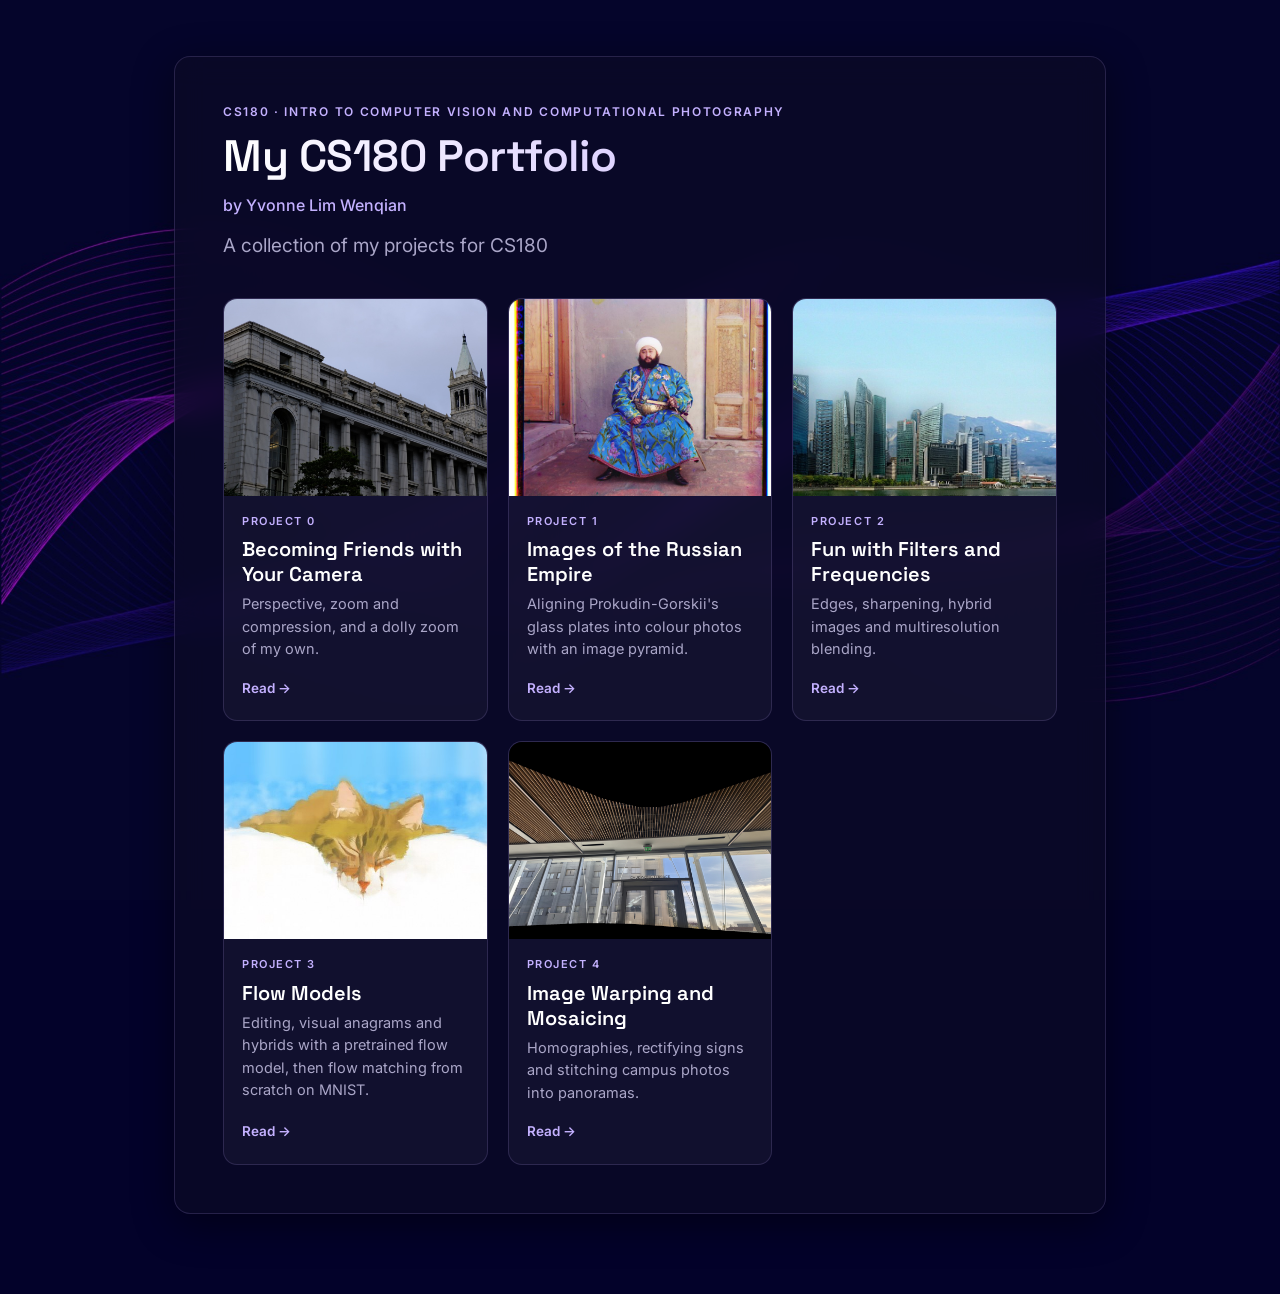
<file: index.html>
<!DOCTYPE html>
<html lang="en">
<head>
<meta charset="utf-8">
<meta name="viewport" content="width=device-width, initial-scale=1">
<title>CS180 Portfolio</title>
<link rel="preconnect" href="https://fonts.googleapis.com">
<link rel="preconnect" href="https://fonts.gstatic.com" crossorigin>
<link href="https://fonts.googleapis.com/css2?family=Inter:wght@400;500;600;700&family=Space+Grotesk:wght@500;600;700&family=JetBrains+Mono:wght@400;500&display=swap" rel="stylesheet">
<link rel="stylesheet" href="assets/blog.css">
<style>
  .home { max-width: 980px; margin: 0 auto; padding: 56px 24px 80px; }
  .home main { padding: 44px 48px 48px; }
  @media (max-width: 700px) { .home { padding: 16px 10px 40px; } .home main { padding: 28px 18px 32px; } }
  .home header.hero { margin: 0 0 36px; }
  .home .dek { max-width: 620px; }
  .byline { margin: -4px 0 10px; font-size: 16px; font-weight: 500; color: var(--accent); }
  .projects { display: grid; grid-template-columns: repeat(3, minmax(0, 1fr)); gap: 20px; }
  @media (max-width: 860px) { .projects { grid-template-columns: repeat(2, minmax(0, 1fr)); } }
  @media (max-width: 560px) { .projects { grid-template-columns: 1fr; } }
  a.card {
    display: flex; flex-direction: column; text-decoration: none; color: var(--ink);
    background: rgba(255, 255, 255, .04); border: 1px solid var(--line); border-radius: 14px;
    overflow: hidden; transition: transform .18s ease, border-color .18s ease, background .18s ease;
  }
  a.card:hover { transform: translateY(-4px); border-color: rgba(196, 177, 255, .55); background: rgba(143, 123, 255, .1); }
  a.card img {
    width: 100%; aspect-ratio: 4 / 3; object-fit: cover; border-radius: 0; box-shadow: none; cursor: pointer;
  }
  a.card img:hover { transform: none; }
  .card .body { padding: 16px 18px 20px; display: flex; flex-direction: column; gap: 6px; flex: 1; }
  .card .num { font-size: 11px; font-weight: 600; letter-spacing: .14em; text-transform: uppercase; color: var(--accent); }
  .card h2 {
    font-size: 20px; margin: 0; padding: 0; border: none; line-height: 1.25;
  }
  .card p { margin: 0; font-size: 14.5px; line-height: 1.55; color: var(--muted); }
  .card .go { margin-top: auto; padding-top: 10px; font-size: 13.5px; font-weight: 600; color: var(--accent); }
  a.card:hover .go { color: #fff; }
</style>
</head>
<body>
<div class="home">
<main>
  <header class="hero">
    <div class="kicker">CS180 · Intro to Computer Vision and Computational Photography</div>
    <h1>My CS180 Portfolio</h1>
    <p class="byline">by Yvonne Lim Wenqian</p>
    <p class="dek">A collection of my projects for CS180</p>
  </header>

  <div class="projects">
    <a class="card" href="0/index.html">
      <img src="0/images/results/arch-zoomed.jpg" alt="Building with the clock tower behind it">
      <div class="body">
        <span class="num">Project 0</span>
        <h2>Becoming Friends with Your Camera</h2>
        <p>Perspective, zoom and compression, and a dolly zoom of my own.</p>
        <span class="go">Read →</span>
      </div>
    </a>
    <a class="card" href="1/index.html">
      <img src="1/images/results/emir-edges.jpg" alt="Aligned colour photo of the Emir">
      <div class="body">
        <span class="num">Project 1</span>
        <h2>Images of the Russian Empire</h2>
        <p>Aligning Prokudin-Gorskii's glass plates into colour photos with an image pyramid.</p>
        <span class="go">Read →</span>
      </div>
    </a>
    <a class="card" href="2/index.html">
      <img src="2/images/results/bl_skyline.jpg" alt="Singapore skyline with the Rocky Mountains behind it" style="object-position: 70% center">
      <div class="body">
        <span class="num">Project 2</span>
        <h2>Fun with Filters and Frequencies</h2>
        <p>Edges, sharpening, hybrid images and multiresolution blending.</p>
        <span class="go">Read →</span>
      </div>
    </a>
    <a class="card" href="3/index.html">
      <img src="3/images/results/p33_cover_cat.jpg" alt="Sleeping cat that becomes a floating island with a castle when turned upside down">
      <div class="body">
        <span class="num">Project 3</span>
        <h2>Flow Models</h2>
        <p>Editing, visual anagrams and hybrids with a pretrained flow model, then flow matching from scratch on MNIST.</p>
        <span class="go">Read →</span>
      </div>
    </a>
    <a class="card" href="4/index.html">
      <img src="4/images/results/a4_terrace_blend.jpg" alt="Five photo panorama of Chuk Wong Terrace">
      <div class="body">
        <span class="num">Project 4</span>
        <h2>Image Warping and Mosaicing</h2>
        <p>Homographies, rectifying signs and stitching campus photos into panoramas.</p>
        <span class="go">Read →</span>
      </div>
    </a>
  </div>
</main>
</div>
</body>
</html>
</file>
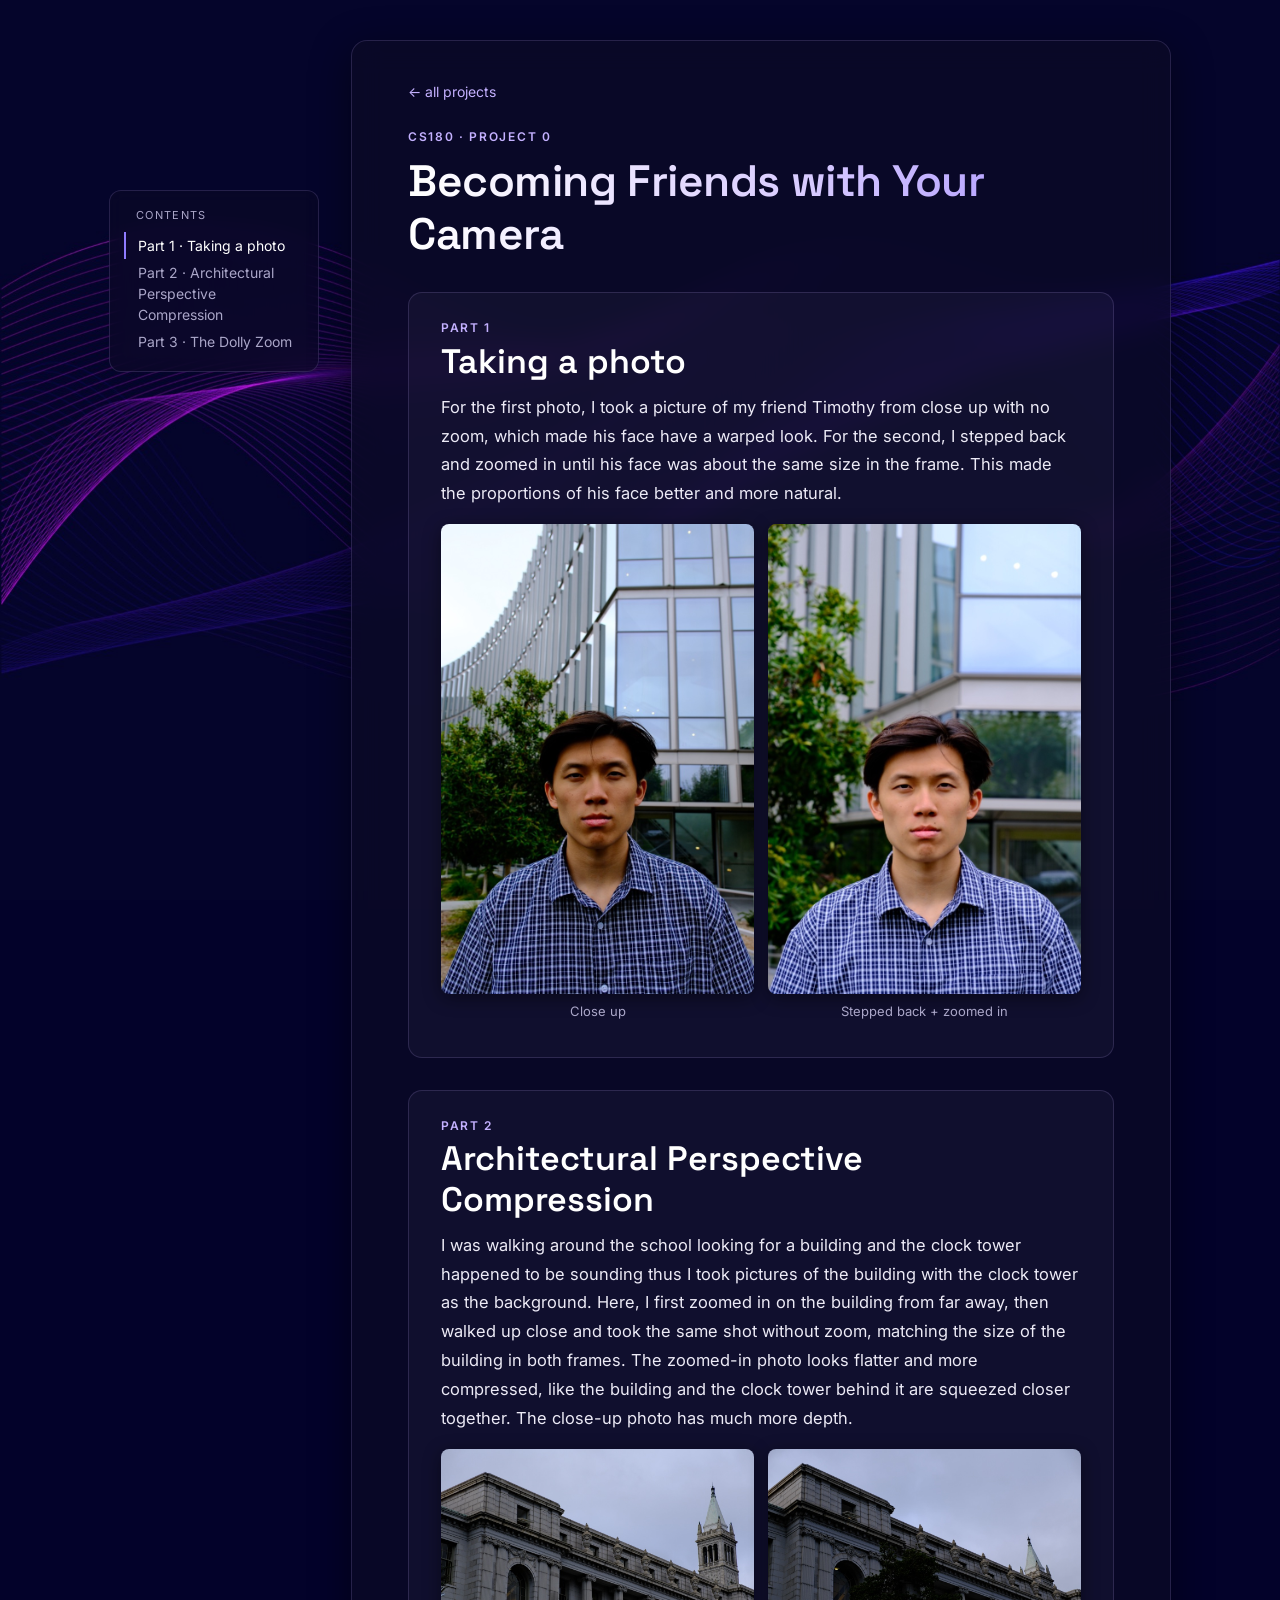
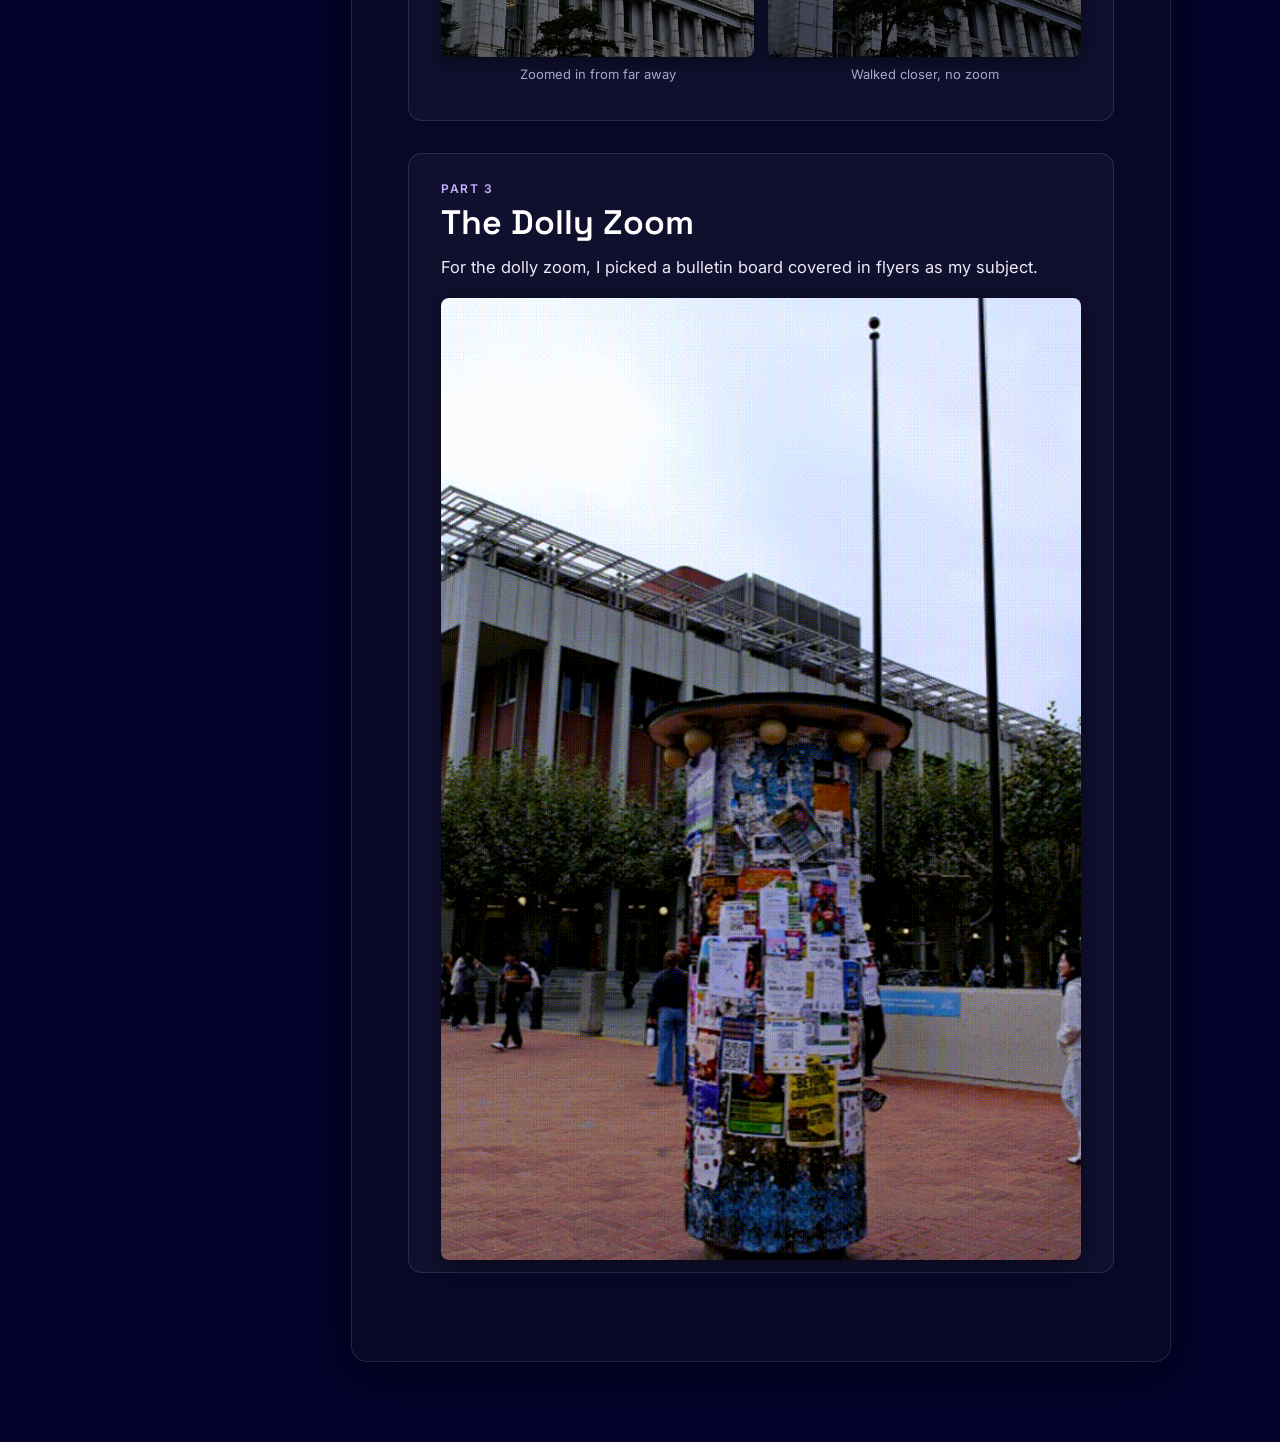
<file: 0/index.html>
<!DOCTYPE html>
<html lang="en">
<head>
<meta charset="utf-8">
<meta name="viewport" content="width=device-width, initial-scale=1">
<title>Becoming Friends with Your Camera</title>
<link rel="preconnect" href="https://fonts.googleapis.com">
<link rel="preconnect" href="https://fonts.gstatic.com" crossorigin>
<link href="https://fonts.googleapis.com/css2?family=Inter:wght@400;500;600;700&family=Space+Grotesk:wght@500;600;700&family=JetBrains+Mono:wght@400;500&display=swap" rel="stylesheet">
<link rel="stylesheet" href="../assets/blog.css">
</head>
<body>
<div class="layout">

<nav class="toc">
  <div class="label">Contents</div>
</nav>

<main>
<a class="back" href="../index.html">&larr; all projects</a>

<header class="hero">
  <div class="kicker">CS180 · Project 0</div>
  <h1>Becoming Friends with Your Camera</h1>
</header>
<section class="block">
<h2 id="part-1-taking-a-photo"><span class="num">Part 1</span>Taking a photo</h2>
    <p>For the first photo, I took a picture of my friend Timothy from close up with no zoom, which made his face have a warped look. For the second, I stepped back and zoomed in until his face was about the same size in the frame. This made the proportions of his face better and more natural.</p>
    <div class="grid">
        <div>
            <img src="images/results/selfie-close.jpg" alt="Close-up photo of Timothy">
            <div class="cap">Close up</div>
        </div>
        <div>
            <img src="images/results/selfie-far.jpg" alt="Stepped back, zoomed-in photo of Timothy">
            <div class="cap">Stepped back + zoomed in</div>
        </div>
    </div>
</section>

<section class="block">
<h2 id="part-2-architectural-perspective-compression"><span class="num">Part 2</span>Architectural Perspective Compression</h2>
    <p> I was walking around the school looking for a building and the clock tower happened to be sounding thus I took pictures of the building with the clock tower as the background. Here, I first zoomed in on the building from far away, then walked up close and took the same shot without zoom, matching the size of the building in both frames. The zoomed-in photo looks flatter and more compressed, like the building and the clock tower behind it are squeezed closer together. The close-up photo has much more depth.</p>
    <div class="grid">
        <div>
            <img src="images/results/arch-zoomed.jpg" alt="Zoomed in from far away">
            <div class="cap">Zoomed in from far away</div>
        </div>
        <div>
            <img src="images/results/arch-walked.jpg" alt="Walked closer, no zoom">
            <div class="cap">Walked closer, no zoom</div>
        </div>
    </div>
</section>

<section class="block">
<h2 id="part-3-the-dolly-zoom"><span class="num">Part 3</span>The Dolly Zoom</h2>
    <p>For the dolly zoom, I picked a bulletin board covered in flyers as my subject. </p>
    <img src="images/results/dolly-zoom.gif" alt="Dolly zoom animation">
</section>

</main>
</div>

<script src="../assets/blog.js"></script>
</body>
</html>
</file>
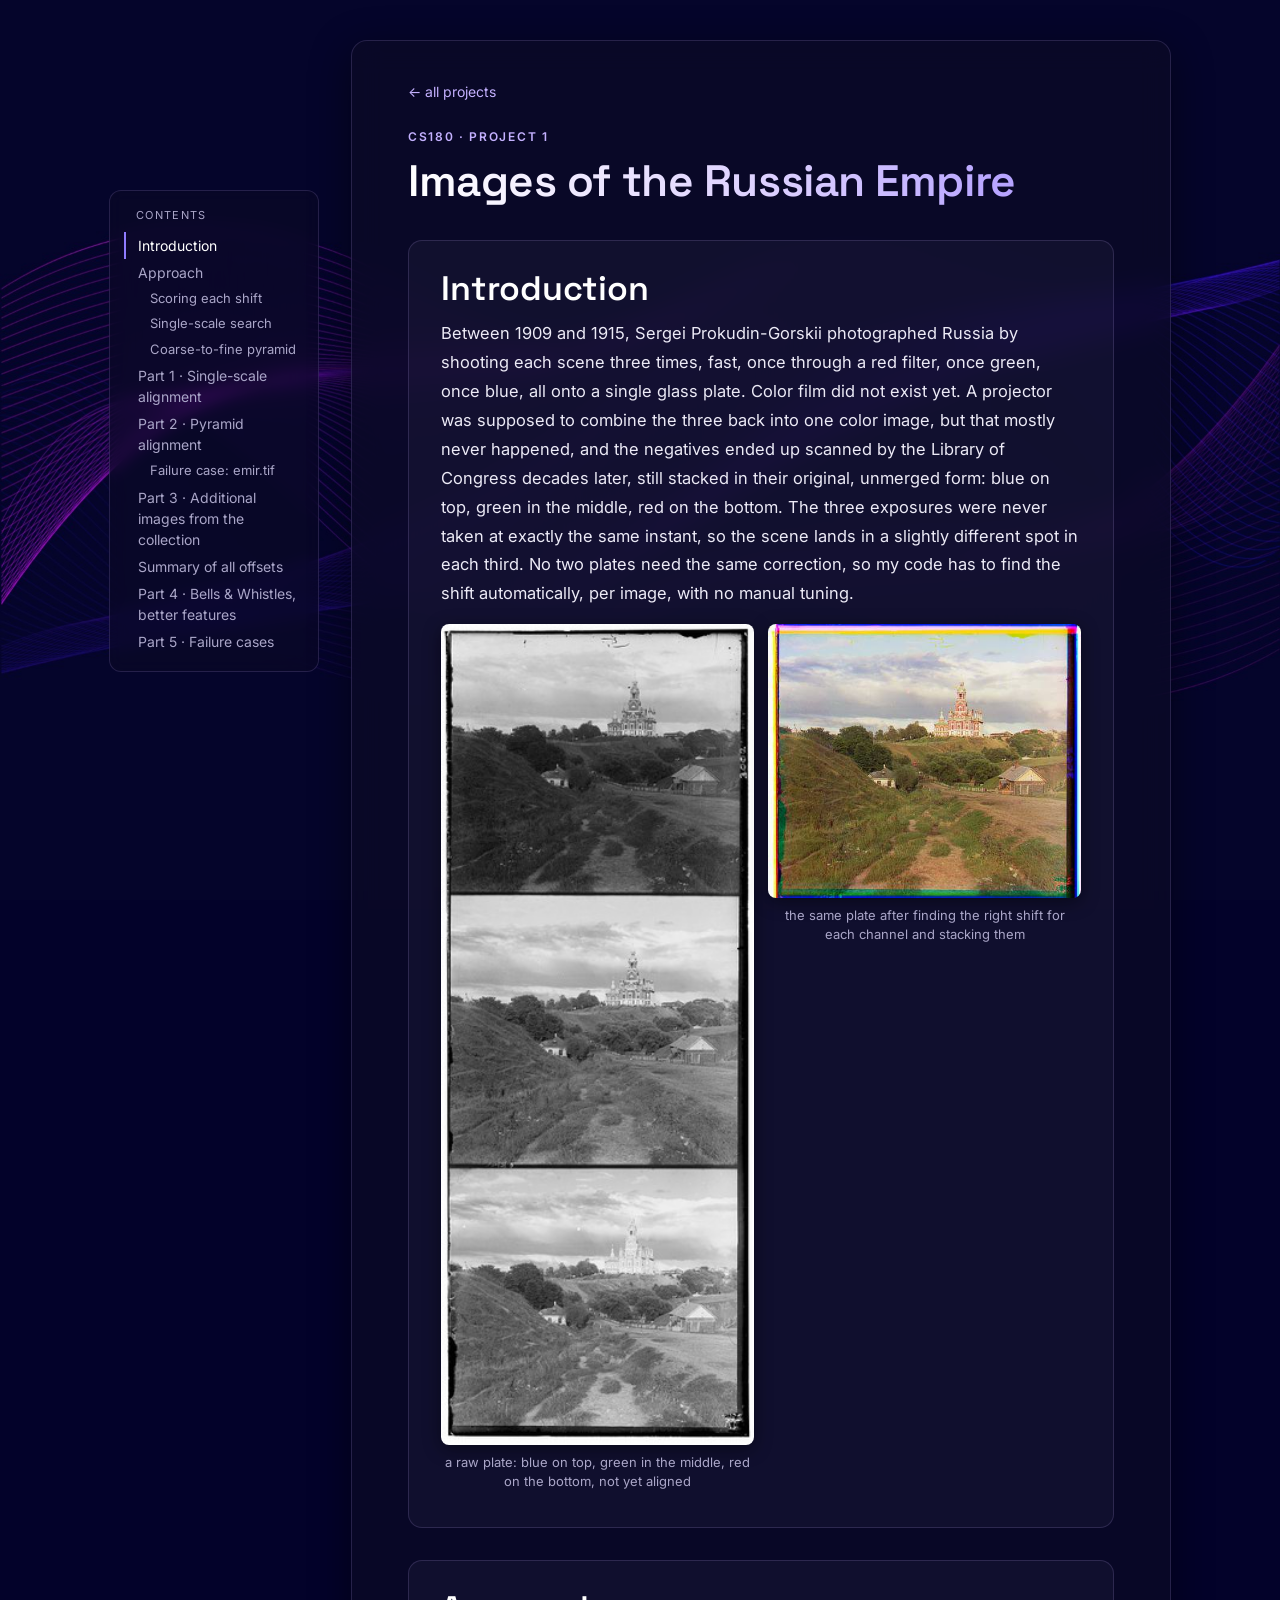
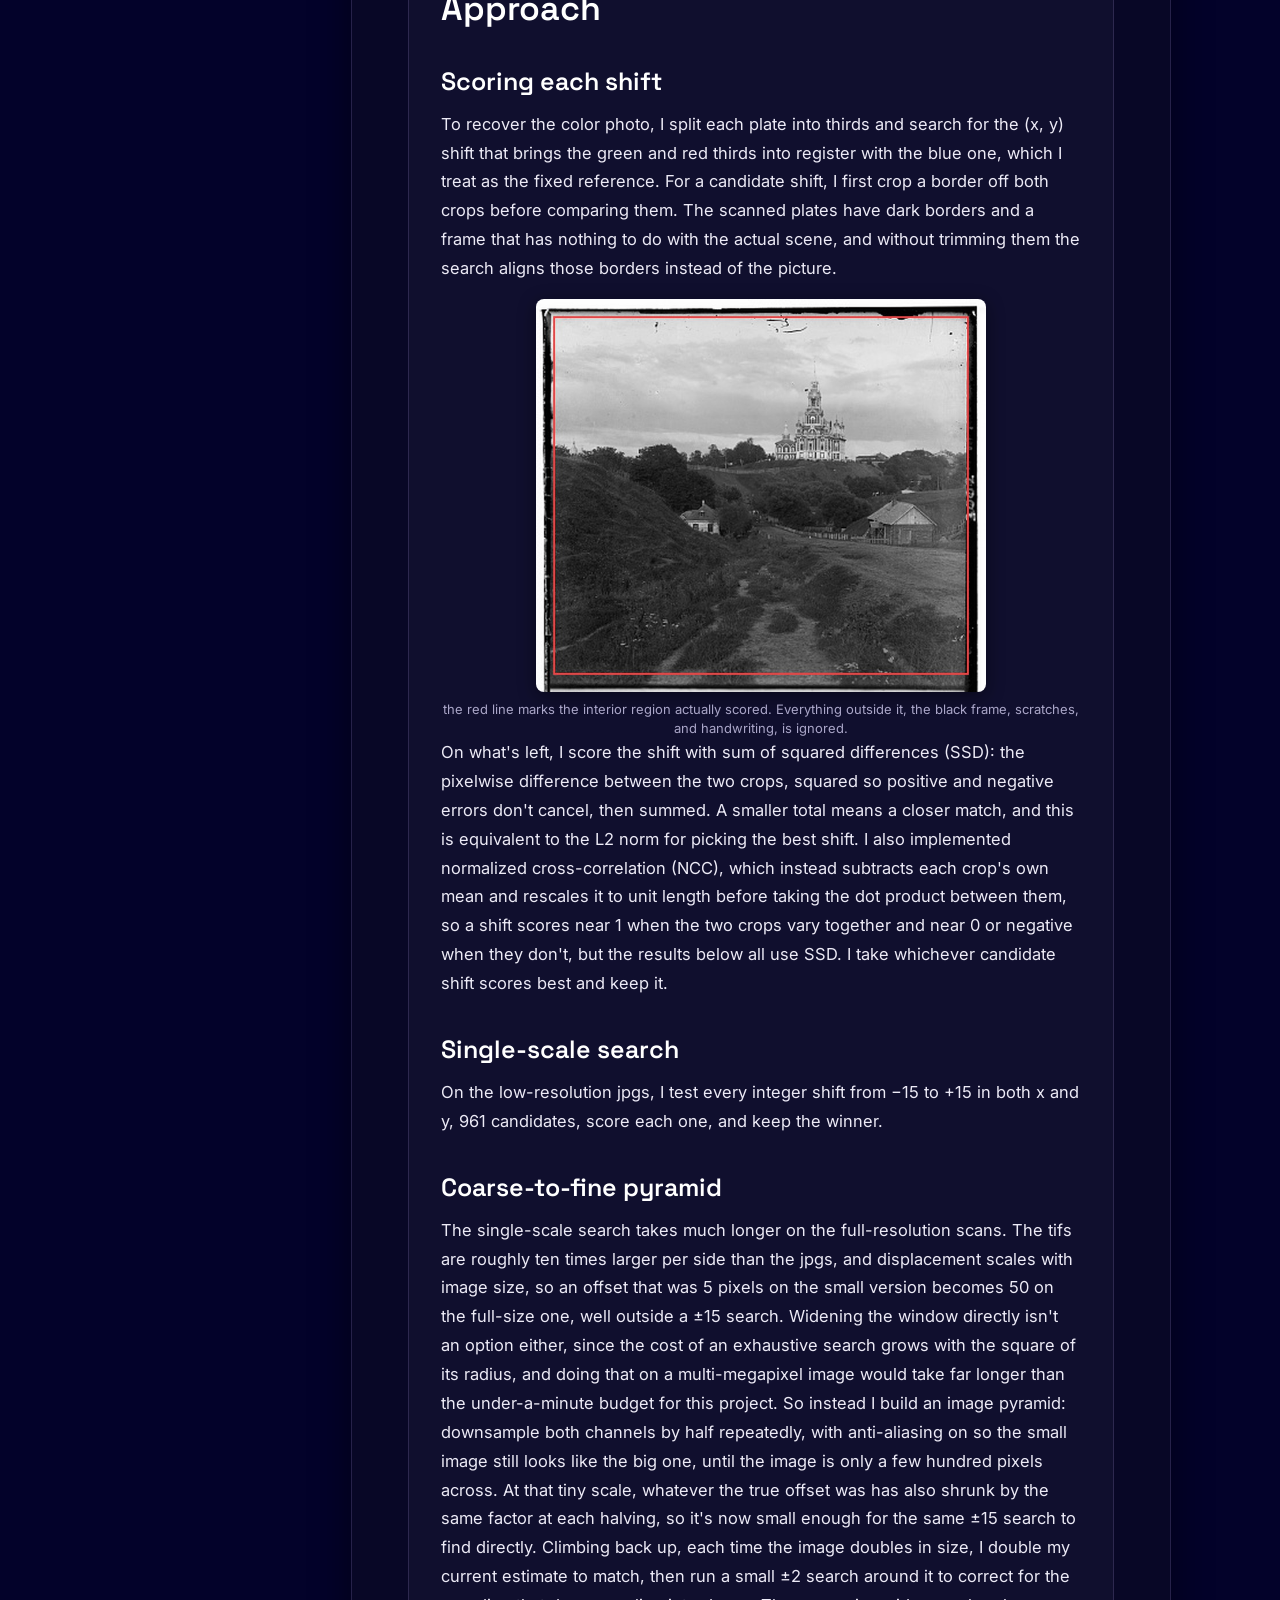
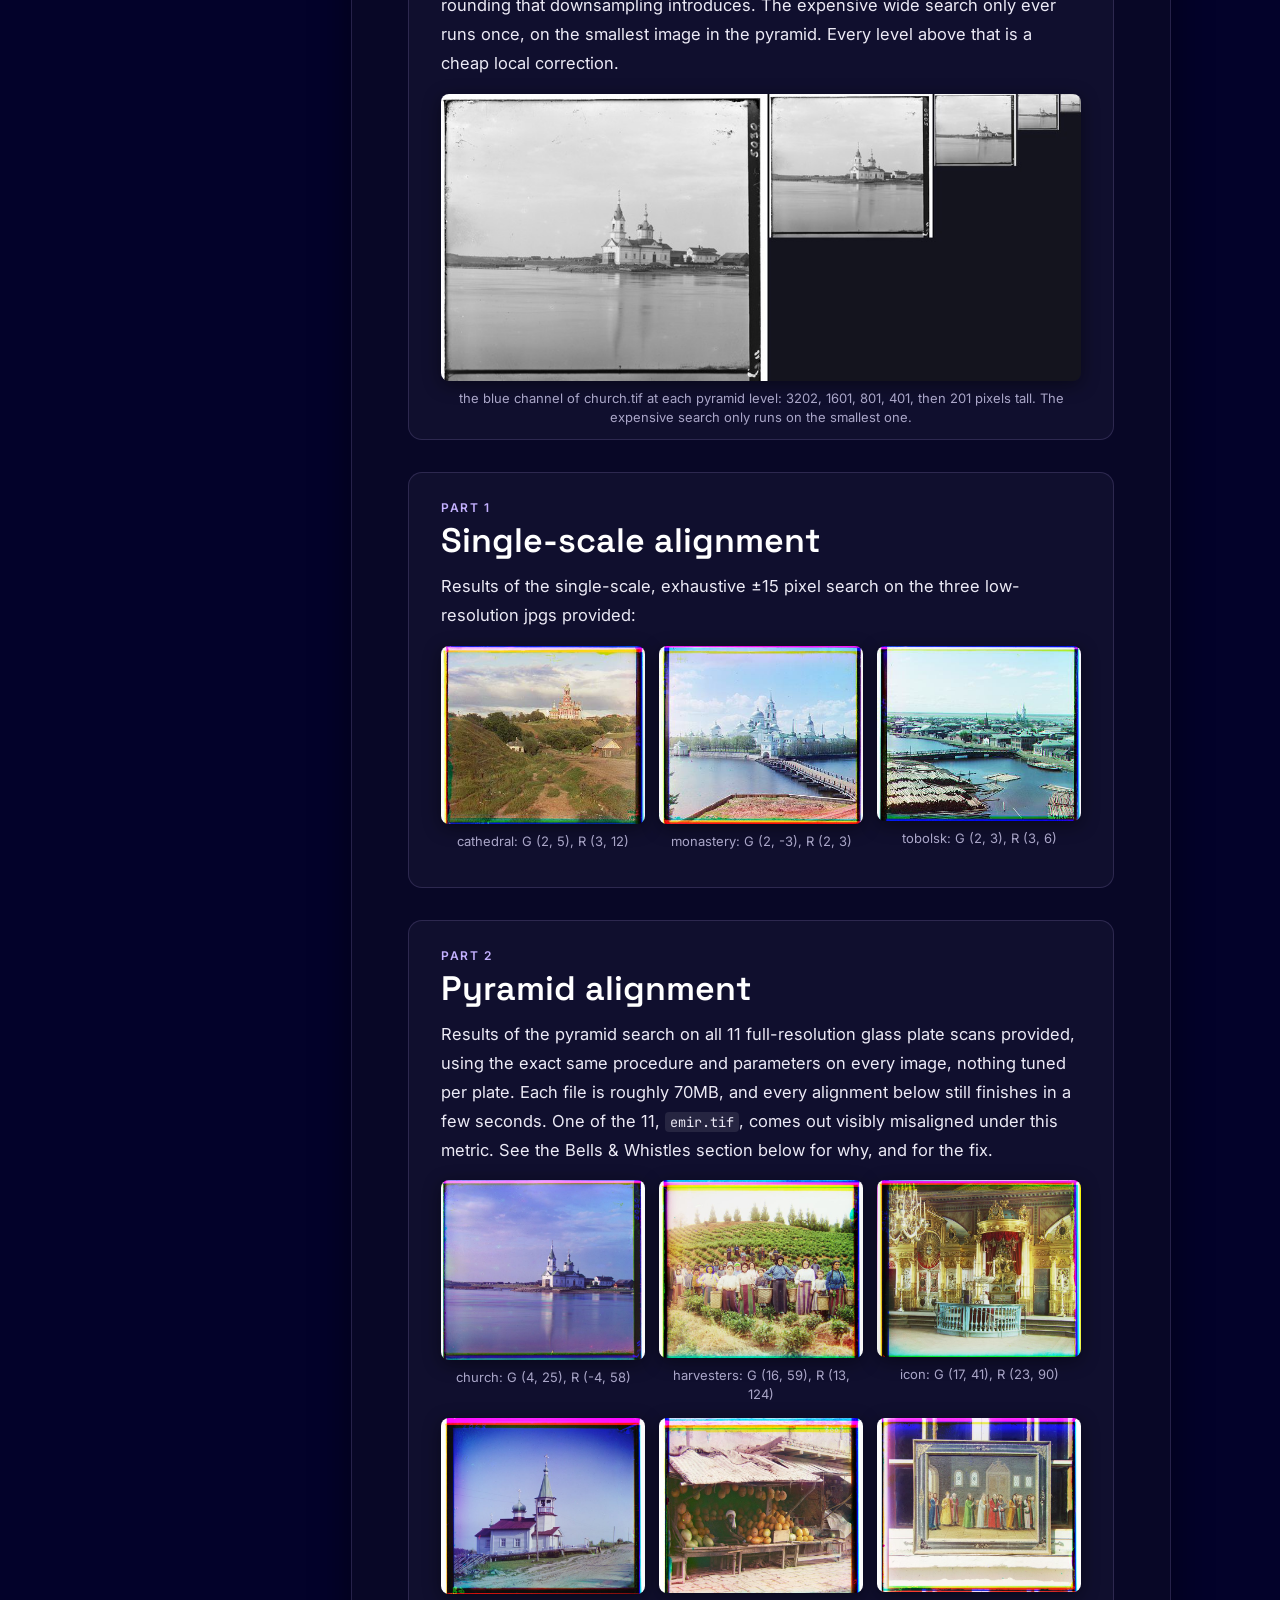
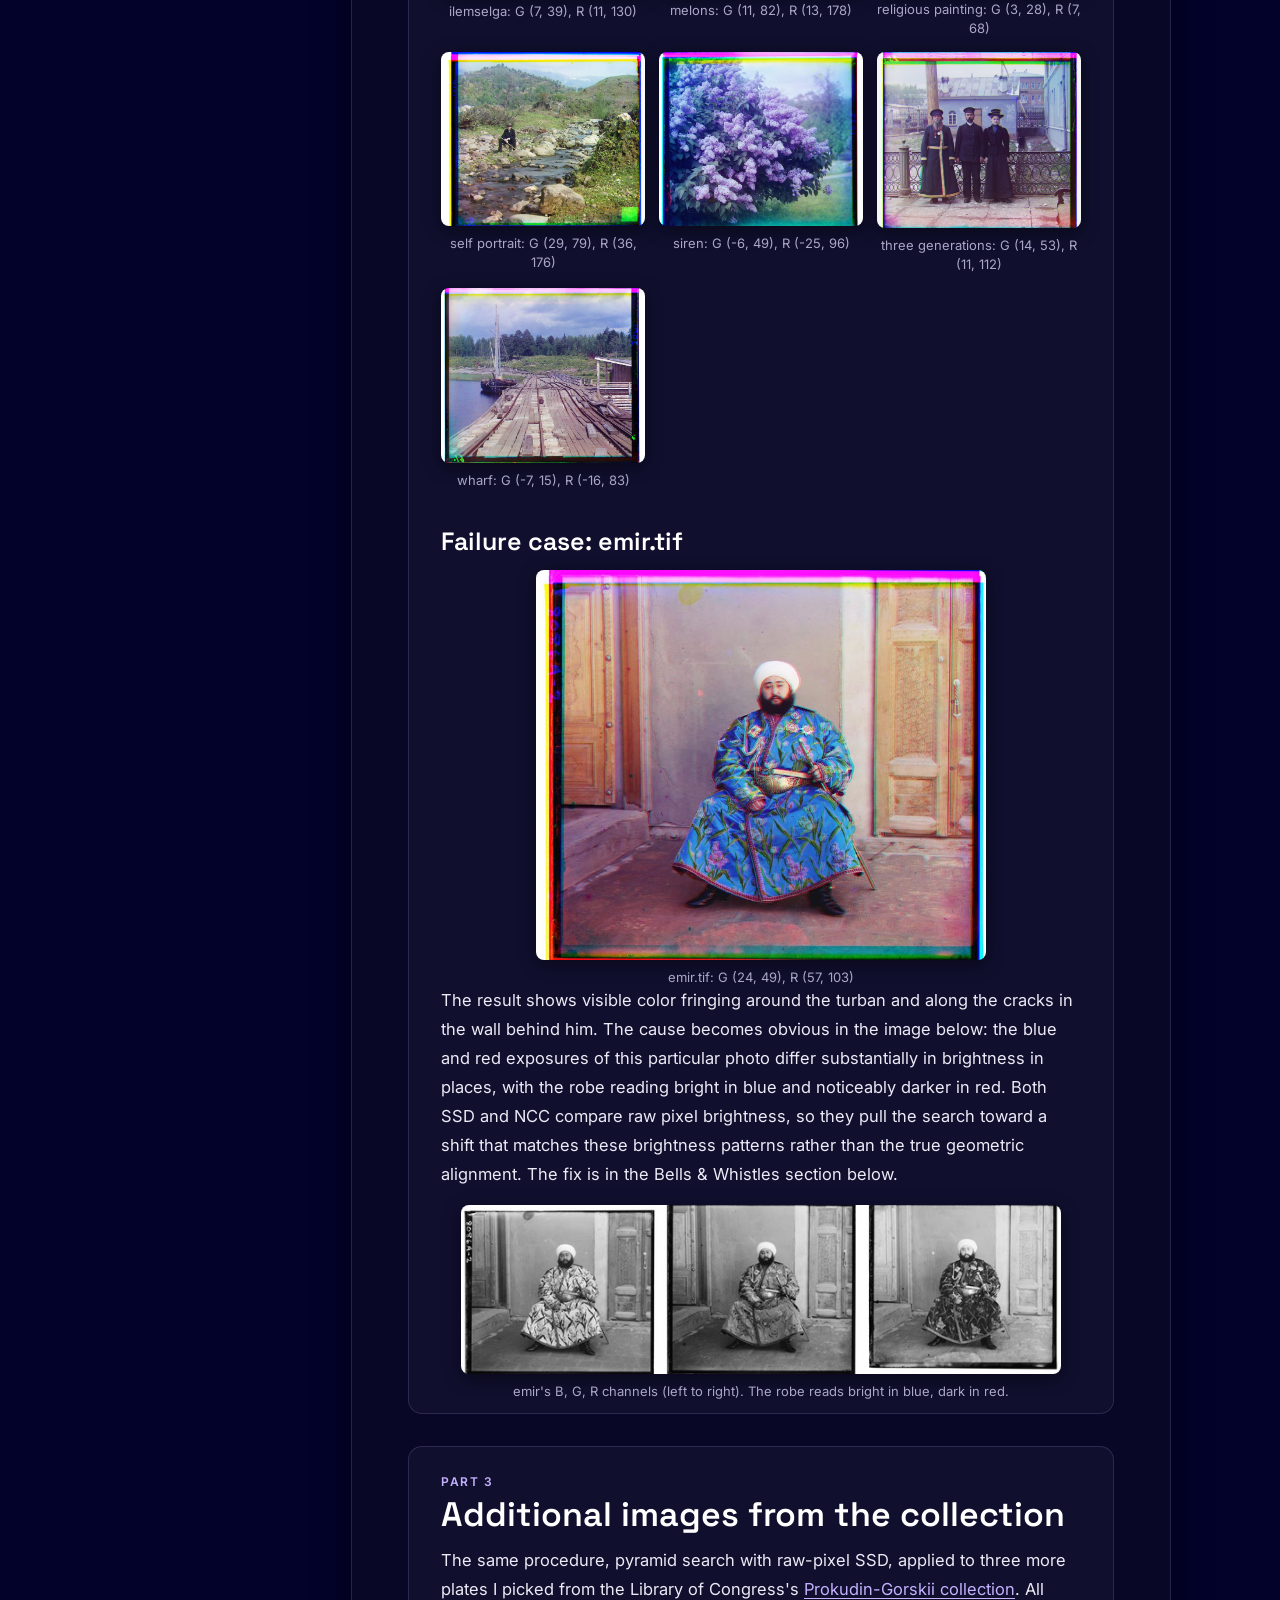
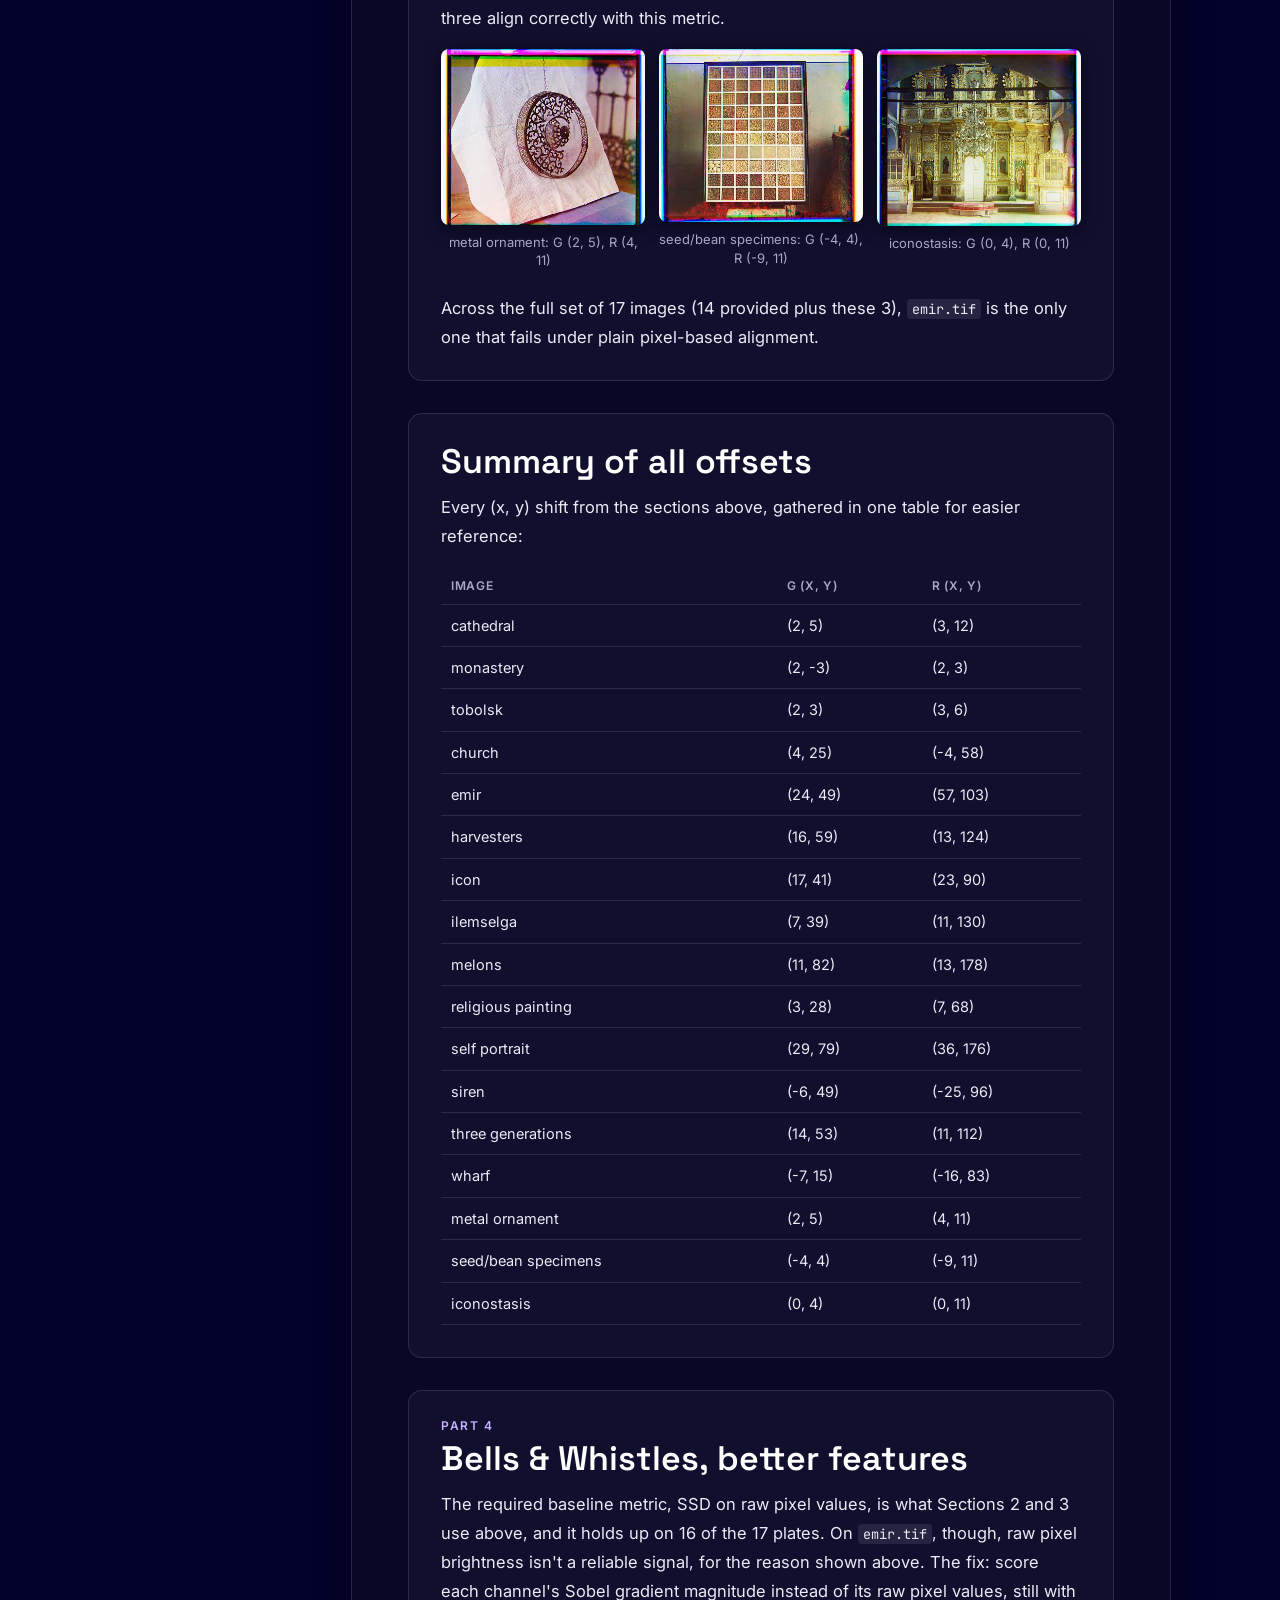
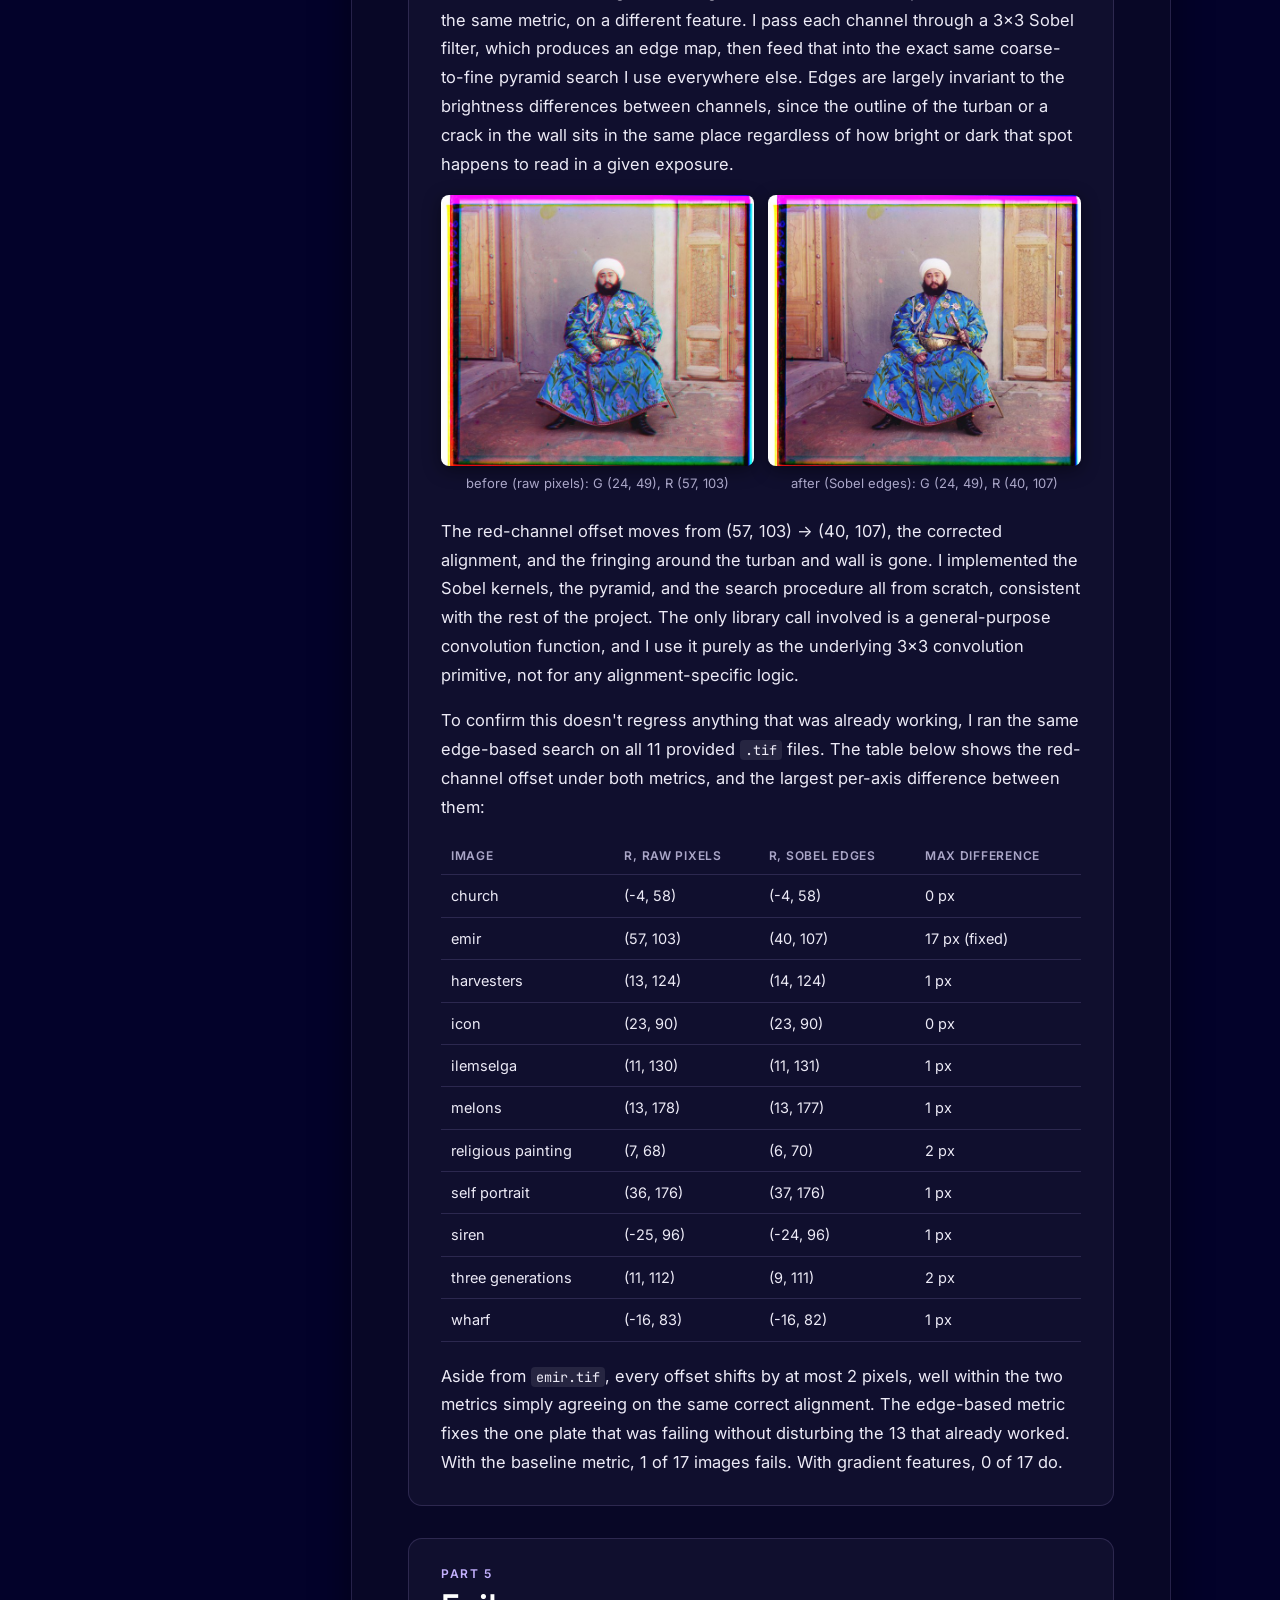
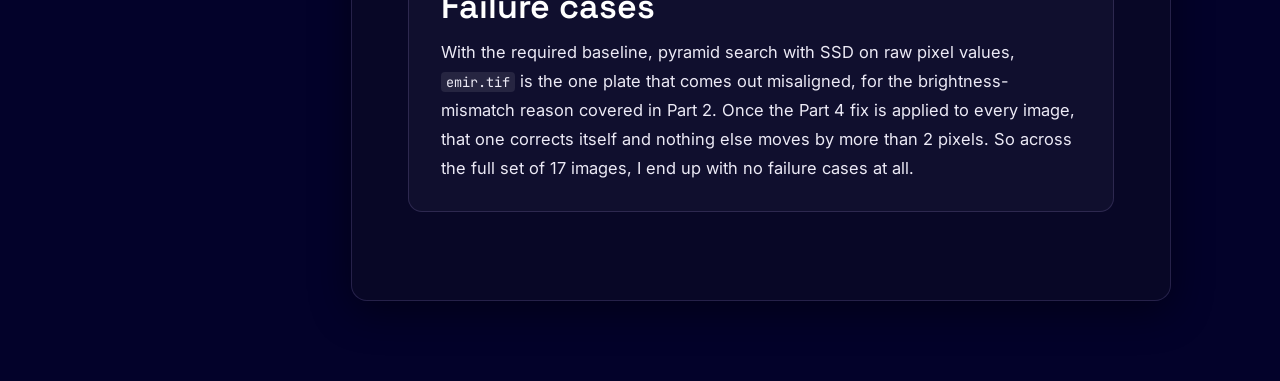
<file: 1/index.html>
<!DOCTYPE html>
<html lang="en">
<head>
<meta charset="utf-8">
<meta name="viewport" content="width=device-width, initial-scale=1">
<title>Images of the Russian Empire</title>
<link rel="preconnect" href="https://fonts.googleapis.com">
<link rel="preconnect" href="https://fonts.gstatic.com" crossorigin>
<link href="https://fonts.googleapis.com/css2?family=Inter:wght@400;500;600;700&family=Space+Grotesk:wght@500;600;700&family=JetBrains+Mono:wght@400;500&display=swap" rel="stylesheet">
<link rel="stylesheet" href="../assets/blog.css">
</head>
<body>
<div class="layout">

<nav class="toc">
  <div class="label">Contents</div>
</nav>

<main>
<a class="back" href="../index.html">&larr; all projects</a>

<header class="hero">
  <div class="kicker">CS180 · Project 1</div>
  <h1>Images of the Russian Empire</h1>
</header>
<section class="block">
<h2 id="introduction">Introduction</h2>
    <p>Between 1909 and 1915, Sergei Prokudin-Gorskii photographed Russia by shooting each scene three times, fast,
    once through a red filter, once green, once blue, all onto a single glass plate. Color film did not exist yet.
    A projector was supposed to combine the three back into one color image, but that mostly never happened, and
    the negatives ended up scanned by the Library of Congress decades later, still stacked in their original,
    unmerged form: blue on top, green in the middle, red on the bottom. The three exposures were never taken at
    exactly the same instant, so the scene lands in a slightly different spot in each third. No two plates need
    the same correction, so my code has to find the shift automatically, per image, with no manual tuning.</p>
    <div class="grid">
        <div>
            <img src="images/results/cathedral-raw.jpg" alt="Raw unaligned cathedral scan, three exposures stacked B, G, R">
            <div class="cap">a raw plate: blue on top, green in the middle, red on the bottom, not yet aligned</div>
        </div>
        <div>
            <img src="images/results/cathedral.jpg" alt="Aligned cathedral, recovered as a color photo">
            <div class="cap">the same plate after finding the right shift for each channel and stacking them</div>
        </div>
    </div>
</section>

<section class="block">
<h2 id="approach">Approach</h2>

    <h3 id="scoring-each-shift">Scoring each shift</h3>
    <p>To recover the color photo, I split each plate into thirds and search for the (x, y) shift that brings the
    green and red thirds into register with the blue one, which I treat as the fixed reference. For a candidate
    shift, I first crop a border off both crops before comparing them. The scanned plates have dark borders and a
    frame that has nothing to do with the actual scene, and without trimming them the search aligns those borders
    instead of the picture.</p>
    <figure class="solo">
        <img src="images/results/border-crop.jpg" alt="Cathedral blue channel with the scored interior region outlined in red" style="max-width: 450px;">
        <div class="cap">the red line marks the interior region actually scored. Everything outside it, the
        black frame, scratches, and handwriting, is ignored.</div>
    </figure>
    <p>On what's left, I score the shift with sum of squared differences
    (SSD): the pixelwise difference between the two crops, squared so positive and negative errors don't cancel,
    then summed. A smaller total means a closer match, and this is equivalent to the L2 norm for picking the best
    shift. I also implemented normalized cross-correlation (NCC), which instead subtracts each crop's own mean and
    rescales it to unit length before taking the dot product between them, so a shift scores near 1 when the two
    crops vary together
    and near 0 or negative when they don't, but the results below all use SSD. I take whichever candidate shift
    scores best and keep it.</p>

<h3 id="single-scale-search">Single-scale search</h3>
    <p>On the low-resolution jpgs, I test every integer shift from &minus;15 to +15 in both x and y, 961
    candidates, score each one, and keep the winner.</p>

<h3 id="coarse-to-fine-pyramid">Coarse-to-fine pyramid</h3>
    <p>The single-scale search takes much longer on the full-resolution scans. The tifs are roughly ten times
    larger per side than the jpgs, and displacement scales with image size, so an offset that was 5 pixels on the
    small version becomes 50 on the full-size one, well outside a &plusmn;15 search. Widening the window directly
    isn't an option either, since the cost of an exhaustive search grows with the square of its radius, and doing
    that on a multi-megapixel image would take far longer than the under-a-minute budget for this project. So
    instead I build an image pyramid: downsample both channels by half repeatedly, with anti-aliasing on so the
    small image still looks like the big one, until the image is only a few hundred pixels across. At that tiny
    scale, whatever
    the true offset was has also shrunk by the same factor at each halving, so it's now small enough for the same
    &plusmn;15 search to find directly. Climbing back up, each time the image doubles in size, I double my current
    estimate to match, then run a small &plusmn;2 search around it to correct for the rounding that downsampling
    introduces. The expensive wide search only ever runs once, on the smallest image in the pyramid. Every level
    above that is a cheap local correction.</p>
    <figure class="solo">
        <img src="images/results/pyramid-levels.jpg" alt="Church plate blue channel shown at 5 shrinking pyramid levels">
        <div class="cap">the blue channel of church.tif at each pyramid level: 3202, 1601, 801, 401, then 201
        pixels tall. The expensive search only runs on the smallest one.</div>
    </figure>
</section>

<section class="block">
<h2 id="part-1-single-scale-alignment"><span class="num">Part 1</span>Single-scale alignment</h2>
    <p>Results of the single-scale, exhaustive &plusmn;15 pixel search on the three low-resolution jpgs provided:</p>
    <div class="grid c3">
        <div>
            <img src="images/results/cathedral.jpg" alt="Aligned cathedral">
            <div class="cap">cathedral: G (2, 5), R (3, 12)</div>
        </div>
        <div>
            <img src="images/results/monastery.jpg" alt="Aligned monastery">
            <div class="cap">monastery: G (2, -3), R (2, 3)</div>
        </div>
        <div>
            <img src="images/results/tobolsk.jpg" alt="Aligned tobolsk">
            <div class="cap">tobolsk: G (2, 3), R (3, 6)</div>
        </div>
    </div>
</section>

<section class="block">
<h2 id="part-2-pyramid-alignment"><span class="num">Part 2</span>Pyramid alignment</h2>
    <p>Results of the pyramid search on all 11 full-resolution glass plate scans provided, using the exact same
    procedure and parameters on every image, nothing tuned per plate. Each file is roughly 70MB, and every
    alignment below still finishes in a few seconds. One of the 11, <code>emir.tif</code>, comes out visibly
    misaligned under this metric. See the Bells &amp; Whistles section below for why, and for the fix.</p>
    <div class="grid c3">
        <div>
            <img src="images/results/church.jpg" alt="Aligned church">
            <div class="cap">church: G (4, 25), R (-4, 58)</div>
        </div>
        <div>
            <img src="images/results/harvesters.jpg" alt="Aligned harvesters">
            <div class="cap">harvesters: G (16, 59), R (13, 124)</div>
        </div>
        <div>
            <img src="images/results/icon.jpg" alt="Aligned icon">
            <div class="cap">icon: G (17, 41), R (23, 90)</div>
        </div>
        <div>
            <img src="images/results/ilemselga.jpg" alt="Aligned ilemselga">
            <div class="cap">ilemselga: G (7, 39), R (11, 130)</div>
        </div>
        <div>
            <img src="images/results/melons.jpg" alt="Aligned melons">
            <div class="cap">melons: G (11, 82), R (13, 178)</div>
        </div>
        <div>
            <img src="images/results/religious-painting.jpg" alt="Aligned religious painting">
            <div class="cap">religious painting: G (3, 28), R (7, 68)</div>
        </div>
        <div>
            <img src="images/results/self-portrait.jpg" alt="Aligned self portrait">
            <div class="cap">self portrait: G (29, 79), R (36, 176)</div>
        </div>
        <div>
            <img src="images/results/siren.jpg" alt="Aligned siren">
            <div class="cap">siren: G (-6, 49), R (-25, 96)</div>
        </div>
        <div>
            <img src="images/results/three-generations.jpg" alt="Aligned three generations">
            <div class="cap">three generations: G (14, 53), R (11, 112)</div>
        </div>
        <div>
            <img src="images/results/wharf.jpg" alt="Aligned wharf">
            <div class="cap">wharf: G (-7, 15), R (-16, 83)</div>
        </div>
    </div>

    <h3 id="failure-case-emir-tif">Failure case: emir.tif</h3>
    <figure class="solo">
        <img src="images/results/emir-bad.jpg" alt="Emir misaligned with raw pixel SSD" style="max-width: 450px;">
        <div class="cap">emir.tif: G (24, 49), R (57, 103)</div>
    </figure>
    <p>The result shows visible color fringing around the turban and along the cracks in the wall behind him. The
    cause becomes obvious in the image below: the blue and red exposures of this particular photo differ
    substantially in brightness in places, with the robe reading bright in blue and noticeably darker in red.
    Both SSD and NCC compare raw pixel brightness, so they pull the search toward a shift that matches these
    brightness patterns rather than the true geometric alignment. The fix is in the Bells &amp; Whistles section
    below.</p>
    <figure class="solo">
        <img src="images/results/emir-channels.jpg" alt="emir B, G, R channels side by side" style="max-width: 600px;">
        <div class="cap">emir's B, G, R channels (left to right). The robe reads bright in blue, dark in red.</div>
    </figure>
</section>

<section class="block">
<h2 id="part-3-additional-images-from-the-collection"><span class="num">Part 3</span>Additional images from the collection</h2>
    <p>The same procedure, pyramid search with raw-pixel SSD, applied to three more plates I picked from the
    Library of Congress's <a href="https://www.loc.gov/collections/prokudin-gorskii/">Prokudin-Gorskii
    collection</a>. All three align correctly with this metric.</p>
    <div class="grid c3">
        <div>
            <img src="images/results/ornament.jpg" alt="Aligned metal ornament">
            <div class="cap">metal ornament: G (2, 5), R (4, 11)</div>
        </div>
        <div>
            <img src="images/results/specimens.jpg" alt="Aligned biological specimens">
            <div class="cap">seed/bean specimens: G (-4, 4), R (-9, 11)</div>
        </div>
        <div>
            <img src="images/results/iconostasis.jpg" alt="Aligned iconostasis">
            <div class="cap">iconostasis: G (0, 4), R (0, 11)</div>
        </div>
    </div>
    <p>Across the full set of 17 images (14 provided plus these 3), <code>emir.tif</code> is the only one that
    fails under plain pixel-based alignment.</p>
</section>

<section class="block">
<h2 id="summary-of-all-offsets">Summary of all offsets</h2>
    <p>Every (x, y) shift from the sections above, gathered in one table for easier reference:</p>
    <table>
        <tr><th>image</th><th>G (x, y)</th><th>R (x, y)</th></tr>
        <tr><td>cathedral</td><td>(2, 5)</td><td>(3, 12)</td></tr>
        <tr><td>monastery</td><td>(2, -3)</td><td>(2, 3)</td></tr>
        <tr><td>tobolsk</td><td>(2, 3)</td><td>(3, 6)</td></tr>
        <tr><td>church</td><td>(4, 25)</td><td>(-4, 58)</td></tr>
        <tr><td>emir</td><td>(24, 49)</td><td>(57, 103)</td></tr>
        <tr><td>harvesters</td><td>(16, 59)</td><td>(13, 124)</td></tr>
        <tr><td>icon</td><td>(17, 41)</td><td>(23, 90)</td></tr>
        <tr><td>ilemselga</td><td>(7, 39)</td><td>(11, 130)</td></tr>
        <tr><td>melons</td><td>(11, 82)</td><td>(13, 178)</td></tr>
        <tr><td>religious painting</td><td>(3, 28)</td><td>(7, 68)</td></tr>
        <tr><td>self portrait</td><td>(29, 79)</td><td>(36, 176)</td></tr>
        <tr><td>siren</td><td>(-6, 49)</td><td>(-25, 96)</td></tr>
        <tr><td>three generations</td><td>(14, 53)</td><td>(11, 112)</td></tr>
        <tr><td>wharf</td><td>(-7, 15)</td><td>(-16, 83)</td></tr>
        <tr><td>metal ornament</td><td>(2, 5)</td><td>(4, 11)</td></tr>
        <tr><td>seed/bean specimens</td><td>(-4, 4)</td><td>(-9, 11)</td></tr>
        <tr><td>iconostasis</td><td>(0, 4)</td><td>(0, 11)</td></tr>
    </table>
</section>

<section class="block">
<h2 id="part-4-bells-whistles-better-features"><span class="num">Part 4</span>Bells &amp; Whistles, better features</h2>
    <p>The required baseline metric, SSD on raw pixel values, is what Sections 2 and 3 use above, and it holds
    up on 16 of the 17 plates. On <code>emir.tif</code>, though, raw pixel brightness isn't a reliable signal, for
    the reason shown above. The fix: score each channel's Sobel gradient magnitude instead of its raw pixel
    values, still with the same metric, on a different feature. I pass each channel through a 3&times;3 Sobel
    filter, which produces an edge map, then feed that into the exact same coarse-to-fine pyramid search I use
    everywhere else. Edges are largely invariant to the brightness differences between channels, since
    the outline of the turban or a crack in the wall sits in the same place regardless of how bright or dark that
    spot happens to read in a given exposure.</p>
    <div class="grid">
        <div>
            <img src="images/results/emir-bad.jpg" alt="Before: raw pixel alignment">
            <div class="cap">before (raw pixels): G (24, 49), R (57, 103)</div>
        </div>
        <div>
            <img src="images/results/emir-edges.jpg" alt="After: Sobel edge-based alignment">
            <div class="cap">after (Sobel edges): G (24, 49), R (40, 107)</div>
        </div>
    </div>
    <p>The red-channel offset moves from (57, 103) &rarr; (40, 107), the corrected alignment, and the fringing
    around the turban and wall is gone. I implemented the Sobel kernels, the pyramid, and the search procedure all
    from scratch, consistent with the rest of the project. The only library call involved is a general-purpose
    convolution function, and I use it purely as the underlying 3&times;3 convolution primitive, not for any
    alignment-specific logic.</p>
    <p>To confirm this doesn't regress anything that was already working, I ran the same edge-based search on all
    11 provided <code>.tif</code> files. The table below shows the red-channel offset under both metrics, and the
    largest per-axis difference between them:</p>
    <table>
        <tr><th>image</th><th>R, raw pixels</th><th>R, Sobel edges</th><th>max difference</th></tr>
        <tr><td>church</td><td>(-4, 58)</td><td>(-4, 58)</td><td>0 px</td></tr>
        <tr><td>emir</td><td>(57, 103)</td><td>(40, 107)</td><td>17 px (fixed)</td></tr>
        <tr><td>harvesters</td><td>(13, 124)</td><td>(14, 124)</td><td>1 px</td></tr>
        <tr><td>icon</td><td>(23, 90)</td><td>(23, 90)</td><td>0 px</td></tr>
        <tr><td>ilemselga</td><td>(11, 130)</td><td>(11, 131)</td><td>1 px</td></tr>
        <tr><td>melons</td><td>(13, 178)</td><td>(13, 177)</td><td>1 px</td></tr>
        <tr><td>religious painting</td><td>(7, 68)</td><td>(6, 70)</td><td>2 px</td></tr>
        <tr><td>self portrait</td><td>(36, 176)</td><td>(37, 176)</td><td>1 px</td></tr>
        <tr><td>siren</td><td>(-25, 96)</td><td>(-24, 96)</td><td>1 px</td></tr>
        <tr><td>three generations</td><td>(11, 112)</td><td>(9, 111)</td><td>2 px</td></tr>
        <tr><td>wharf</td><td>(-16, 83)</td><td>(-16, 82)</td><td>1 px</td></tr>
    </table>
    <p>Aside from <code>emir.tif</code>, every offset shifts by at most 2 pixels, well within the two metrics
    simply agreeing on the same correct alignment. The edge-based metric fixes the one plate that was failing
    without disturbing the 13 that already worked. With the baseline metric, 1 of 17 images fails. With gradient
    features, 0 of 17 do.</p>
</section>

<section class="block">
<h2 id="part-5-failure-cases"><span class="num">Part 5</span>Failure cases</h2>
    <p>With the required baseline, pyramid search with SSD on raw pixel values, <code>emir.tif</code> is the one
    plate that comes out misaligned, for the brightness-mismatch reason covered in Part 2. Once the Part 4 fix is
    applied to every image, that one corrects itself and nothing else moves by more than 2 pixels. So across the
    full set of 17 images, I end up with no failure cases at all.</p>
</section>

</main>
</div>

<script src="../assets/blog.js"></script>
</body>
</html>
</file>
<file: assets/blog.css>
:root {
    --card: rgba(12, 10, 38, 0.72);
    --card-solid: #0e0c2a;
    --ink: #eceaf6;
    --muted: #aaa6c8;
    --line: rgba(190, 170, 255, 0.16);
    --accent: #c4b1ff;
    --accent-2: #8f7bff;
    --accent-soft: rgba(143, 123, 255, 0.13);
    --code-bg: rgba(4, 3, 20, 0.6);
    --shadow: 0 4px 18px rgba(0, 0, 0, .45);
  }
  * { box-sizing: border-box; }
  html {
    scroll-behavior: smooth; scroll-padding-top: 24px;
    min-height: 100%;
    background: #03022a url('background.jpg') center / cover fixed;
  }
  body {
    margin: 0;
    color: var(--ink);
    font: 16.5px/1.75 Inter, system-ui, sans-serif;
  }
  a { color: var(--accent); text-underline-offset: 3px; }
  ::selection { background: rgba(143, 123, 255, .45); }

  /* ---------- layout: sticky table of contents + reading card ---------- */
  .layout {
    display: grid;
    grid-template-columns: 210px minmax(0, 820px);
    gap: 32px;
    justify-content: center;
    padding: 40px 24px 80px;
  }
  nav.toc {
    position: sticky; top: 32px; align-self: start;
    margin-top: 150px;
    font-size: 14px; line-height: 1.5;
    background: rgba(12, 10, 38, 0.55); backdrop-filter: blur(8px); -webkit-backdrop-filter: blur(8px);
    border: 1px solid var(--line); border-radius: 12px; padding: 16px 14px;
  }
  nav.toc .label { font-size: 11px; letter-spacing: .12em; text-transform: uppercase; color: var(--muted); margin: 0 0 8px 12px; }
  nav.toc a { display: block; color: var(--muted); text-decoration: none; padding: 3px 0 3px 12px; border-left: 2px solid transparent; }
  nav.toc a.sub { padding-left: 24px; font-size: 13px; }
  nav.toc a:hover, nav.toc a.active { color: #fff; border-left-color: var(--accent-2); }
  @media (max-width: 1100px) {
    .layout { grid-template-columns: minmax(0, 820px); gap: 0; }
    nav.toc { display: none; }
  }
  main {
    min-width: 0;
    background: var(--card);
    backdrop-filter: blur(14px); -webkit-backdrop-filter: blur(14px);
    border: 1px solid var(--line);
    border-radius: 16px;
    box-shadow: 0 10px 40px rgba(0, 0, 0, .45);
    padding: 36px 56px 56px;
  }
  @media (max-width: 700px) { .layout { padding: 16px 10px 40px; } main { padding: 24px 18px 40px; } }

  /* ---------- typography ---------- */
  .back { font-size: 14px; text-decoration: none; }
  header.hero { margin: 20px 0 32px; }
  .kicker { font-size: 12px; letter-spacing: .14em; text-transform: uppercase; color: var(--accent); font-weight: 600; }
  h1, h2, h3 { font-family: "Space Grotesk", Inter, sans-serif; font-weight: 600; line-height: 1.2; color: #fff; }
  h1 {
    font-size: 44px; margin: 8px 0 12px; letter-spacing: -.01em;
    background: linear-gradient(90deg, #fff 0%, #d9ccff 55%, #a58fff 100%);
    -webkit-background-clip: text; background-clip: text; color: transparent;
  }
  .dek { font-size: 19px; color: var(--muted); margin: 0; }
  h2 { font-size: 34px; margin: 80px 0 10px; padding-top: 32px; border-top: 1px solid var(--line); }
  main > h2 + p { font-size: 17.5px; color: var(--muted); }
  header.hero + h2 { margin-top: 8px; padding-top: 0; border-top: none; }
  h2 .num, h3 .num {
    display: block; font-family: Inter, sans-serif; font-size: 12px; font-weight: 600;
    letter-spacing: .14em; text-transform: uppercase; color: var(--accent); margin-bottom: 6px;
  }
  h3 { font-size: 25px; margin: 0 0 14px; }
  section.block {
    background: rgba(255, 255, 255, .035); border: 1px solid var(--line); border-radius: 14px;
    padding: 28px 32px 12px; margin: 32px 0;
  }
  section.block > h2:first-child { margin-top: 0; padding-top: 0; border-top: none; }
  section.block h3 { margin-top: 36px; }
  section.block > h3:first-child { margin-top: 0; }
  section.block .wide { margin-left: -16px; margin-right: -16px; }
  @media (max-width: 700px) { section.block { padding: 20px 16px 6px; margin: 24px -8px; } }
  img[style*="max-width"] { margin-left: auto; margin-right: auto; }
  h4 { font-size: 16.5px; margin: 32px 0 6px; font-weight: 600; color: #fff; }
  p { margin: 0 0 16px; }
  b, strong { color: #fff; font-weight: 600; }
  ul, ol { padding-left: 22px; }
  code { font: 13.5px "JetBrains Mono", monospace; background: rgba(255, 255, 255, .09); padding: 1px 5px; border-radius: 4px; }
  pre {
    background: var(--code-bg); border: 1px solid var(--line); border-radius: 10px;
    padding: 16px 18px; overflow-x: auto; font-size: 13px; line-height: 1.6; margin: 12px 0 20px;
  }
  pre code { background: none; padding: 0; font-size: inherit; color: #dcd6ff; }
  .math { margin: 20px 0; color: #fff; overflow-x: auto; }
  .katex { font-size: 1.15em; }
  details { margin: 12px 0 20px; }
  details summary { cursor: pointer; color: var(--accent); font-size: 14px; font-weight: 500; }
  details pre { margin-top: 10px; }

  /* ---------- callouts ---------- */
  .takeaway {
    background: var(--accent-soft); border: 1px solid var(--line); border-left: 4px solid var(--accent-2);
    padding: 14px 18px; border-radius: 0 10px 10px 0; margin: 28px 0;
  }
  .takeaway b:first-child { display: block; font-size: 11px; letter-spacing: .12em; text-transform: uppercase; color: var(--accent); margin-bottom: 2px; }
  .intro-card { background: rgba(255, 255, 255, .04); border: 1px solid var(--line); border-radius: 12px; padding: 20px 24px; }
  .intro-card ol { margin: 8px 0 0; }

  /* ---------- figures ---------- */
  figure { margin: 20px 0 28px; }
  .grid { display: grid; gap: 14px; grid-template-columns: repeat(var(--cols, 2), minmax(0, 1fr)); align-items: start; margin: 16px 0 24px; }
  .c3 { --cols: 3; } .c4 { --cols: 4; }
  @media (max-width: 640px) { .c3, .c4 { --cols: 2; } }
  .grid > div, figure.solo { margin: 0; }
  img {
    display: block; width: 100%; height: auto; border-radius: 8px;
    box-shadow: var(--shadow); cursor: zoom-in; transition: transform .15s ease;
  }
  img:hover { transform: translateY(-2px); }
  img.tiny { width: 36%; min-width: 40px; margin: 8px auto 0; }
  img.filter { max-width: 220px; margin: 0 auto; image-rendering: pixelated; }
  .cap, figcaption { font-size: 13px; color: var(--muted); text-align: center; margin-top: 8px; line-height: 1.45; }
  .wide { margin-left: -30px; margin-right: -30px; }
  @media (max-width: 900px) { .wide { margin-left: 0; margin-right: 0; } }

  table { border-collapse: collapse; width: 100%; font-size: 14.5px; margin: 12px 0 20px; }
  th, td { border-bottom: 1px solid var(--line); padding: 8px 10px; text-align: left; }
  th { font-weight: 600; color: var(--muted); font-size: 12px; text-transform: uppercase; letter-spacing: .06em; }

  footer { margin-top: 72px; padding-top: 20px; border-top: 1px solid var(--line); font-size: 13px; color: var(--muted); }

  /* ---------- click-to-zoom ---------- */
  #lightbox {
    position: fixed; inset: 0; background: rgba(3, 2, 20, .92); display: none;
    align-items: center; justify-content: center; z-index: 10; cursor: zoom-out; padding: 24px;
  }
  #lightbox.open { display: flex; }
  #lightbox img { max-width: 100%; max-height: 100%; width: auto; box-shadow: none; cursor: zoom-out; transform: none; }
</file>
